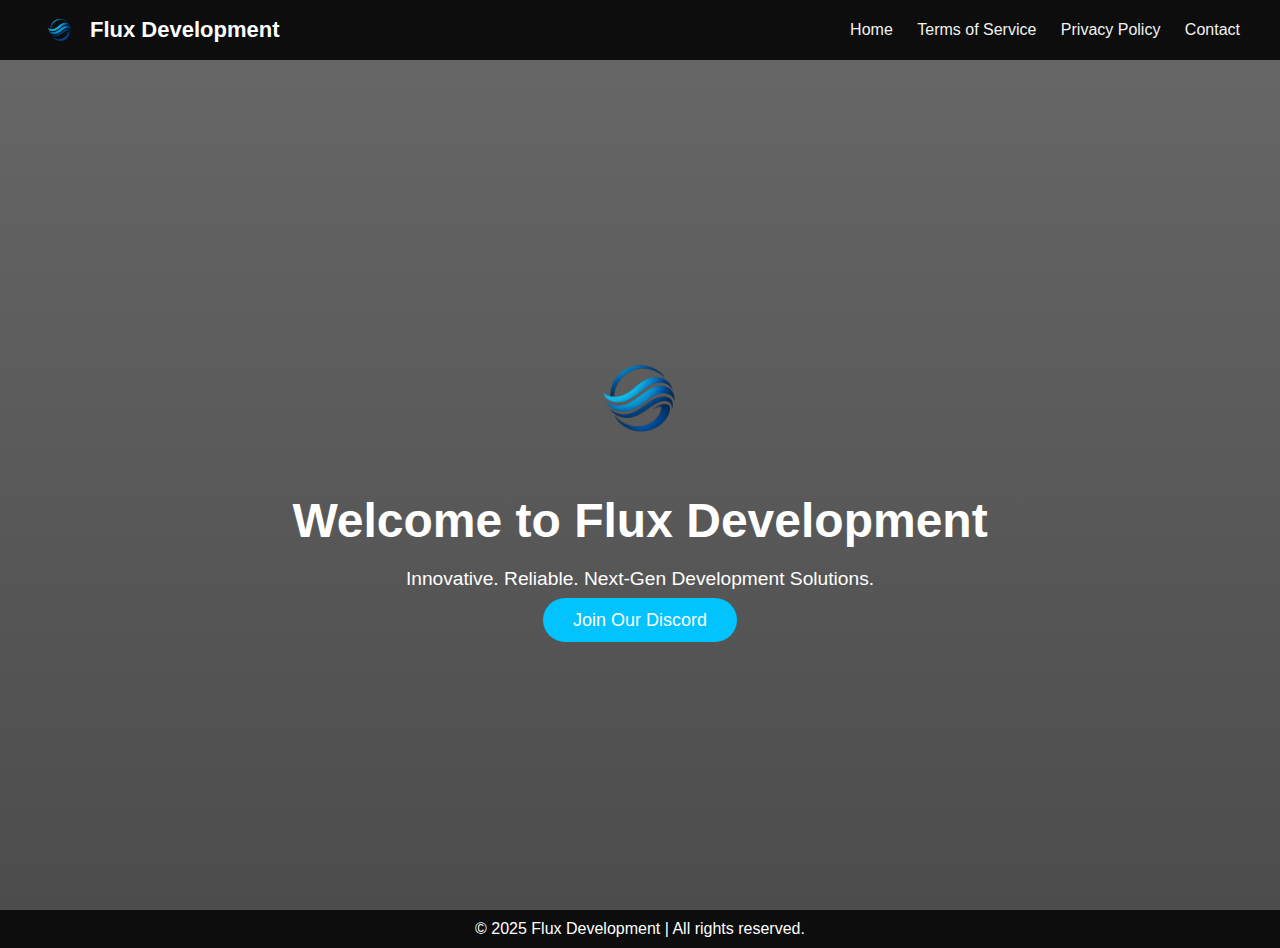
<file: index.html>
<!DOCTYPE html>
<html lang="en">
<head>
  <meta charset="UTF-8">
  <meta name="viewport" content="width=device-width, initial-scale=1.0">
  <title>Flux Development</title>
  <link rel="stylesheet" href="style.css">
  <link rel="icon" type="image/png" href="flux-logo.png">
</head>
<body>

<nav>
  <div class="nav-left">
    <img src="flux-logo.png" alt="Flux Development Logo" class="nav-logo">
    <a href="index.html" class="brand-name">Flux Development</a>
  </div>
  <div class="nav-right">
    <a href="index.html">Home</a>
    <a href="tos.html">Terms of Service</a>
    <a href="privacy.html">Privacy Policy</a>
    <a href="https://discord.gg/Sa7g9whadf" target="_blank">Contact</a>
  </div>
</nav>

<section class="hero">
  <div class="hero-content">
    <img src="flux-logo.png" alt="Flux Logo" class="hero-logo">
    <h1>Welcome to Flux Development</h1>
    <p>Innovative. Reliable. Next-Gen Development Solutions.</p>
    <a href="https://discord.gg/Sa7g9whadf" target="_blank" class="btn">Join Our Discord</a>
  </div>
</section>

<footer>
  &copy; 2025 Flux Development | All rights reserved.
</footer>

</body>
</html>
</file>
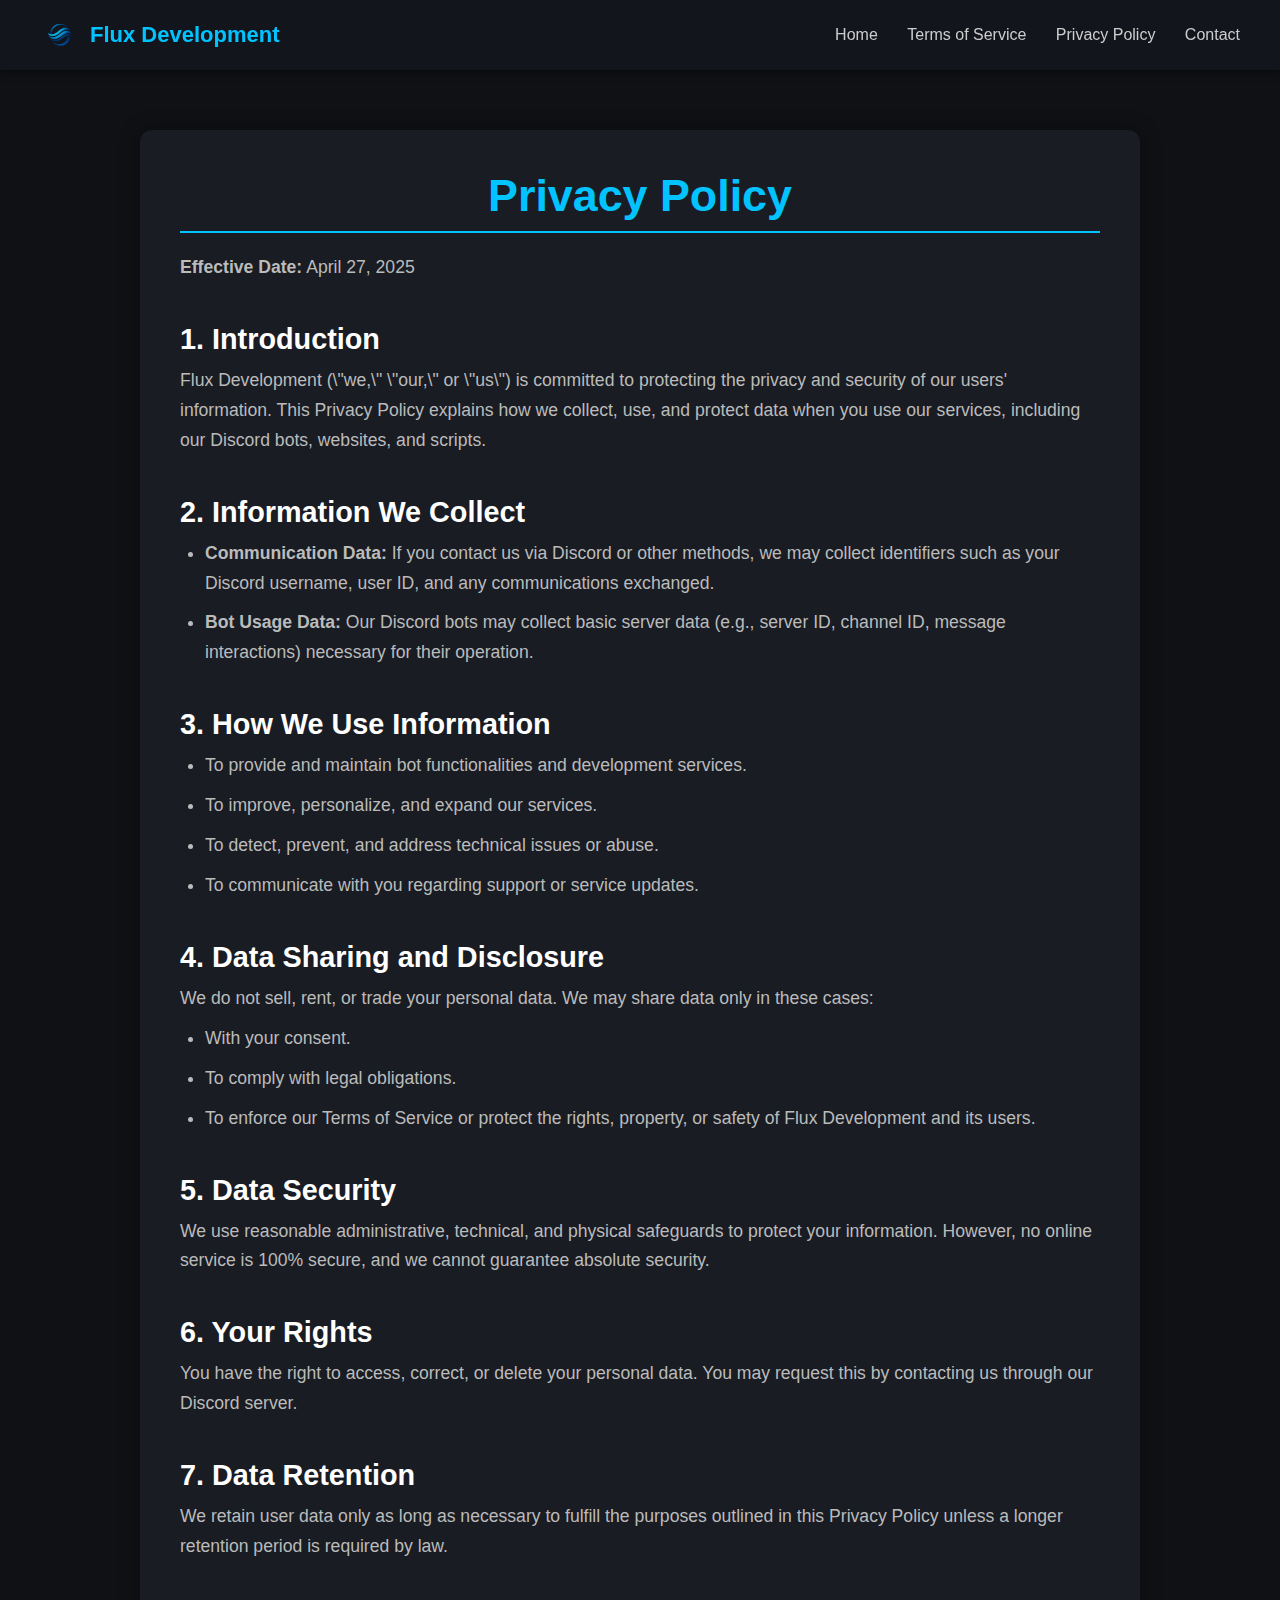
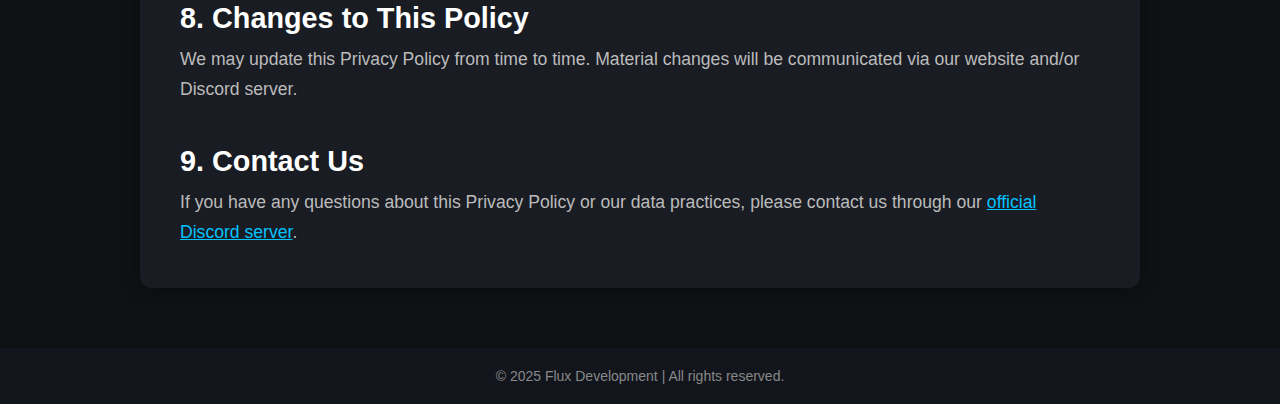
<file: privacy.html>
<!DOCTYPE html>
<html lang="en">
<head>
  <meta charset="UTF-8">
  <meta name="viewport" content="width=device-width, initial-scale=1.0">
  <title>Privacy Policy - Flux Development</title>
  <link rel="stylesheet" href="bstyle.css">
  <link rel="icon" type="image/png" href="flux-logo.png">
</head>
<body>

<nav>
  <div class="nav-left">
    <img src="flux-logo.png" alt="Flux Development Logo" class="nav-logo">
    <a href="index.html" class="brand-name">Flux Development</a>
  </div>
  <div class="nav-right">
    <a href="index.html">Home</a>
    <a href="tos.html">Terms of Service</a>
    <a href="privacy.html">Privacy Policy</a>
    <a href="https://discord.gg/Sa7g9whadf" target="_blank">Contact</a>
  </div>
</nav>

<section class="page-content">
  <h1>Privacy Policy</h1>
  <p><strong>Effective Date:</strong> April 27, 2025</p>

  <h2>1. Introduction</h2>
  <p>Flux Development (\"we,\" \"our,\" or \"us\") is committed to protecting the privacy and security of our users' information. This Privacy Policy explains how we collect, use, and protect data when you use our services, including our Discord bots, websites, and scripts.</p>

  <h2>2. Information We Collect</h2>
  <ul>
    <li><strong>Communication Data:</strong> If you contact us via Discord or other methods, we may collect identifiers such as your Discord username, user ID, and any communications exchanged.</li>
    <li><strong>Bot Usage Data:</strong> Our Discord bots may collect basic server data (e.g., server ID, channel ID, message interactions) necessary for their operation.</li>
  </ul>

  <h2>3. How We Use Information</h2>
  <ul>
    <li>To provide and maintain bot functionalities and development services.</li>
    <li>To improve, personalize, and expand our services.</li>
    <li>To detect, prevent, and address technical issues or abuse.</li>
    <li>To communicate with you regarding support or service updates.</li>
  </ul>

  <h2>4. Data Sharing and Disclosure</h2>
  <p>We do not sell, rent, or trade your personal data. We may share data only in these cases:</p>
  <ul>
    <li>With your consent.</li>
    <li>To comply with legal obligations.</li>
    <li>To enforce our Terms of Service or protect the rights, property, or safety of Flux Development and its users.</li>
  </ul>

  <h2>5. Data Security</h2>
  <p>We use reasonable administrative, technical, and physical safeguards to protect your information. However, no online service is 100% secure, and we cannot guarantee absolute security.</p>

  <h2>6. Your Rights</h2>
  <p>You have the right to access, correct, or delete your personal data. You may request this by contacting us through our Discord server.</p>

  <h2>7. Data Retention</h2>
  <p>We retain user data only as long as necessary to fulfill the purposes outlined in this Privacy Policy unless a longer retention period is required by law.</p>

  <h2>8. Changes to This Policy</h2>
  <p>We may update this Privacy Policy from time to time. Material changes will be communicated via our website and/or Discord server.</p>

  <h2>9. Contact Us</h2>
  <p>If you have any questions about this Privacy Policy or our data practices, please contact us through our <a href="https://discord.gg/Sa7g9whadf" target="_blank">official Discord server</a>.</p>
</section>

<footer>
  &copy; 2025 Flux Development | All rights reserved.
</footer>

</body>
</html>
</file>
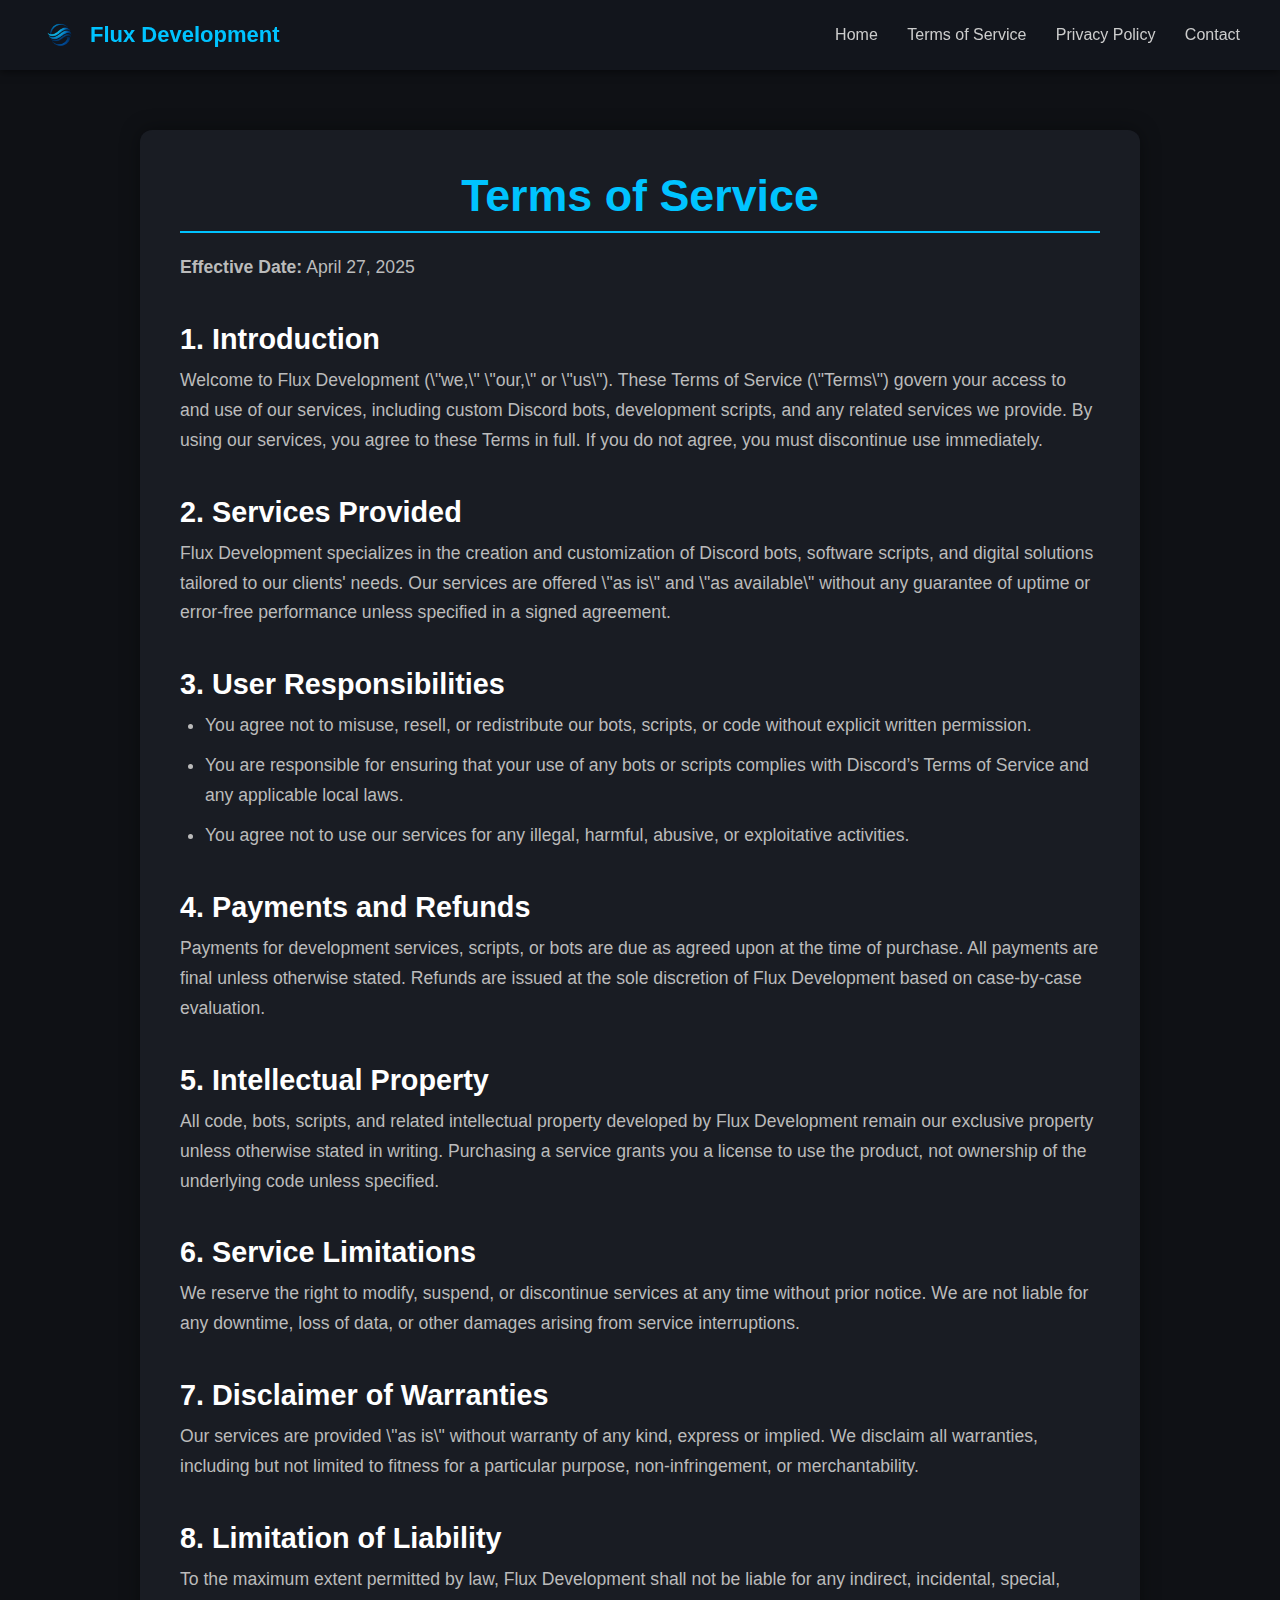
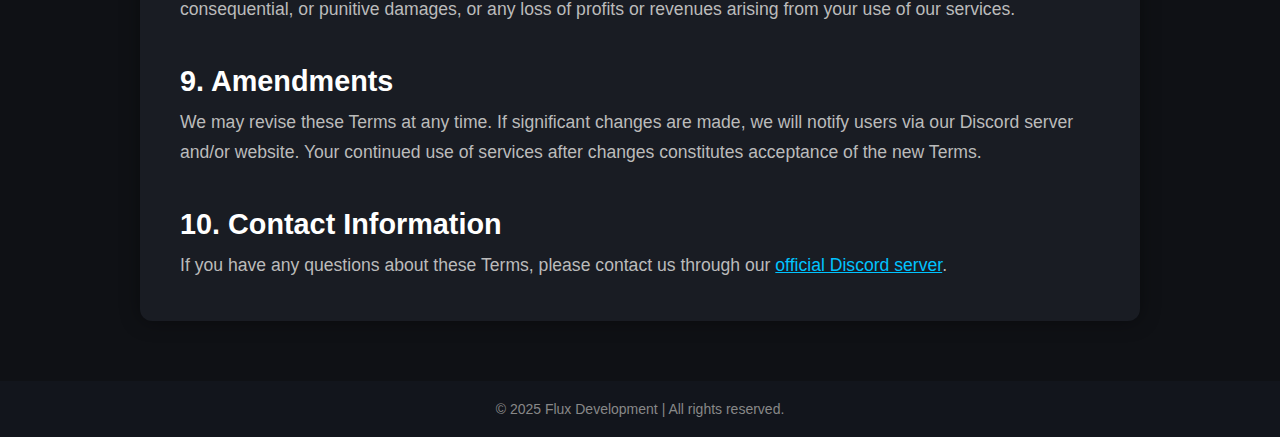
<file: tos.html>
<!DOCTYPE html>
<html lang="en">
<head>
  <meta charset="UTF-8">
  <meta name="viewport" content="width=device-width, initial-scale=1.0">
  <title>Terms of Service - Flux Development</title>
  <link rel="stylesheet" href="bstyle.css">
  <link rel="icon" type="image/png" href="flux-logo.png">
</head>
<body>

<nav>
  <div class="nav-left">
    <img src="flux-logo.png" alt="Flux Development Logo" class="nav-logo">
    <a href="index.html" class="brand-name">Flux Development</a>
  </div>
  <div class="nav-right">
    <a href="index.html">Home</a>
    <a href="tos.html">Terms of Service</a>
    <a href="privacy.html">Privacy Policy</a>
    <a href="https://discord.gg/Sa7g9whadf" target="_blank">Contact</a>
  </div>
</nav>

<section class="page-content">
  <h1>Terms of Service</h1>
  <p><strong>Effective Date:</strong> April 27, 2025</p>

  <h2>1. Introduction</h2>
  <p>Welcome to Flux Development (\"we,\" \"our,\" or \"us\"). These Terms of Service (\"Terms\") govern your access to and use of our services, including custom Discord bots, development scripts, and any related services we provide. By using our services, you agree to these Terms in full. If you do not agree, you must discontinue use immediately.</p>

  <h2>2. Services Provided</h2>
  <p>Flux Development specializes in the creation and customization of Discord bots, software scripts, and digital solutions tailored to our clients' needs. Our services are offered \"as is\" and \"as available\" without any guarantee of uptime or error-free performance unless specified in a signed agreement.</p>

  <h2>3. User Responsibilities</h2>
  <ul>
    <li>You agree not to misuse, resell, or redistribute our bots, scripts, or code without explicit written permission.</li>
    <li>You are responsible for ensuring that your use of any bots or scripts complies with Discord’s Terms of Service and any applicable local laws.</li>
    <li>You agree not to use our services for any illegal, harmful, abusive, or exploitative activities.</li>
  </ul>

  <h2>4. Payments and Refunds</h2>
  <p>Payments for development services, scripts, or bots are due as agreed upon at the time of purchase. All payments are final unless otherwise stated. Refunds are issued at the sole discretion of Flux Development based on case-by-case evaluation.</p>

  <h2>5. Intellectual Property</h2>
  <p>All code, bots, scripts, and related intellectual property developed by Flux Development remain our exclusive property unless otherwise stated in writing. Purchasing a service grants you a license to use the product, not ownership of the underlying code unless specified.</p>

  <h2>6. Service Limitations</h2>
  <p>We reserve the right to modify, suspend, or discontinue services at any time without prior notice. We are not liable for any downtime, loss of data, or other damages arising from service interruptions.</p>

  <h2>7. Disclaimer of Warranties</h2>
  <p>Our services are provided \"as is\" without warranty of any kind, express or implied. We disclaim all warranties, including but not limited to fitness for a particular purpose, non-infringement, or merchantability.</p>

  <h2>8. Limitation of Liability</h2>
  <p>To the maximum extent permitted by law, Flux Development shall not be liable for any indirect, incidental, special, consequential, or punitive damages, or any loss of profits or revenues arising from your use of our services.</p>

  <h2>9. Amendments</h2>
  <p>We may revise these Terms at any time. If significant changes are made, we will notify users via our Discord server and/or website. Your continued use of services after changes constitutes acceptance of the new Terms.</p>

  <h2>10. Contact Information</h2>
  <p>If you have any questions about these Terms, please contact us through our <a href="https://discord.gg/Sa7g9whadf" target="_blank">official Discord server</a>.</p>
</section>

<footer>
  &copy; 2025 Flux Development | All rights reserved.
</footer>

</body>
</html>
</file>
<file: style.css>
/* Reset */
body, html {
    margin: 0;
    padding: 0;
    height: 100%;
    font-family: 'Segoe UI', Tahoma, Geneva, Verdana, sans-serif;
  }
  
  /* Navbar */
  nav {
    background-color: #0d0d0d;
    display: flex;
    justify-content: space-between;
    align-items: center;
    padding: 10px 40px;
    position: sticky;
    top: 0;
    z-index: 1000;
  }
  
  .nav-left {
    display: flex;
    align-items: center;
  }
  
  .nav-logo {
    height: 40px;
    margin-right: 10px;
  }
  
  .brand-name {
    color: white;
    font-size: 22px;
    font-weight: bold;
    text-decoration: none;
  }
  
  .nav-right a {
    color: #f2f2f2;
    text-decoration: none;
    margin-left: 20px;
    font-size: 16px;
    transition: color 0.3s;
  }
  
  .nav-right a:hover {
    color: #00c3ff;
  }
  
  /* Hero Section */
  .hero {
    background: linear-gradient(rgba(0,0,0,0.6), rgba(0,0,0,0.7)), url('https://images.unsplash.com/photo-1518779578993-ec3579fee39f?fit=crop&w=1920&q=80') no-repeat center center/cover;
    height: 90vh;
    display: flex;
    justify-content: center;
    align-items: center;
    color: white;
    text-align: center;
    flex-direction: column;
    padding: 20px;
  }
  
  .hero-logo {
    width: 120px;
    margin-bottom: 20px;
    animation: fadeIn 2s ease;
  }
  
  .hero h1 {
    font-size: 3rem;
    margin: 10px 0;
    animation: fadeInUp 2s ease;
  }
  
  .hero p {
    font-size: 1.2rem;
    margin-bottom: 20px;
    animation: fadeInUp 2.5s ease;
  }
  
  .btn {
    background-color: #00c3ff;
    color: white;
    padding: 12px 30px;
    text-decoration: none;
    border-radius: 30px;
    font-size: 18px;
    transition: background-color 0.3s;
    animation: fadeInUp 3s ease;
  }
  
  .btn:hover {
    background-color: #009fcc;
  }
  
  /* Footer */
  footer {
    background-color: #0d0d0d;
    color: white;
    text-align: center;
    padding: 10px 0;
  }
  
  /* Animations */
  @keyframes fadeIn {
    0% {opacity: 0;}
    100% {opacity: 1;}
  }
  
  @keyframes fadeInUp {
    0% {opacity: 0; transform: translateY(20px);}
    100% {opacity: 1; transform: translateY(0);}
  }
</file>
<file: bstyle.css>
/* === GLOBAL RESET === */
* {
    margin: 0;
    padding: 0;
    box-sizing: border-box;
  }
  
  html, body {
    height: 100%;
    font-family: 'Segoe UI', Tahoma, Geneva, Verdana, sans-serif;
    background-color: #0f1115;
    color: #dcdcdc;
  }
  
  /* === NAVBAR === */
  nav {
    background-color: #12151c;
    display: flex;
    justify-content: space-between;
    align-items: center;
    padding: 15px 40px;
    position: sticky;
    top: 0;
    z-index: 1000;
    box-shadow: 0 2px 8px rgba(0,0,0,0.5);
  }
  
  .nav-left {
    display: flex;
    align-items: center;
  }
  
  .nav-logo {
    height: 40px;
    margin-right: 10px;
  }
  
  .brand-name {
    color: #00c3ff;
    font-size: 22px;
    font-weight: bold;
    text-decoration: none;
  }
  
  .nav-right a {
    color: #ccc;
    text-decoration: none;
    margin-left: 25px;
    font-size: 16px;
    transition: color 0.3s ease;
  }
  
  .nav-right a:hover {
    color: #00c3ff;
  }
  
  /* === PAGE CONTENT === */
  .page-content {
    max-width: 1000px;
    margin: 60px auto;
    padding: 40px;
    background-color: #191c23;
    border-radius: 12px;
    box-shadow: 0px 0px 20px rgba(0, 0, 0, 0.4);
    animation: fadeIn 1s ease;
  }
  
  .page-content h1 {
    font-size: 2.8rem;
    margin-bottom: 20px;
    color: #00c3ff;
    text-align: center;
    border-bottom: 2px solid #00c3ff;
    padding-bottom: 10px;
  }
  
  .page-content h2 {
    font-size: 1.8rem;
    margin-top: 40px;
    margin-bottom: 10px;
    color: #ffffff;
  }
  
  .page-content p, .page-content ul {
    font-size: 1.1rem;
    color: #bbbbbb;
    margin-top: 10px;
    line-height: 1.7;
  }
  
  .page-content ul {
    padding-left: 25px;
  }
  
  .page-content li {
    margin-bottom: 10px;
  }
  
  .page-content a {
    color: #00c3ff;
    text-decoration: underline;
    transition: color 0.3s;
  }
  
  .page-content a:hover {
    color: #009fcc;
  }
  
  /* === FOOTER === */
  footer {
    background-color: #12151c;
    color: #888;
    text-align: center;
    padding: 20px 0;
    font-size: 14px;
    margin-top: 40px;
  }
  
  /* === ANIMATIONS === */
  @keyframes fadeIn {
    0% { opacity: 0; transform: translateY(20px); }
    100% { opacity: 1; transform: translateY(0); }
  }
  
  /* === RESPONSIVE === */
  @media (max-width: 768px) {
    nav {
      flex-direction: column;
      padding: 20px;
    }
    .nav-right {
      margin-top: 10px;
    }
    .page-content {
      padding: 20px;
      margin: 20px;
    }
  }
</file>
